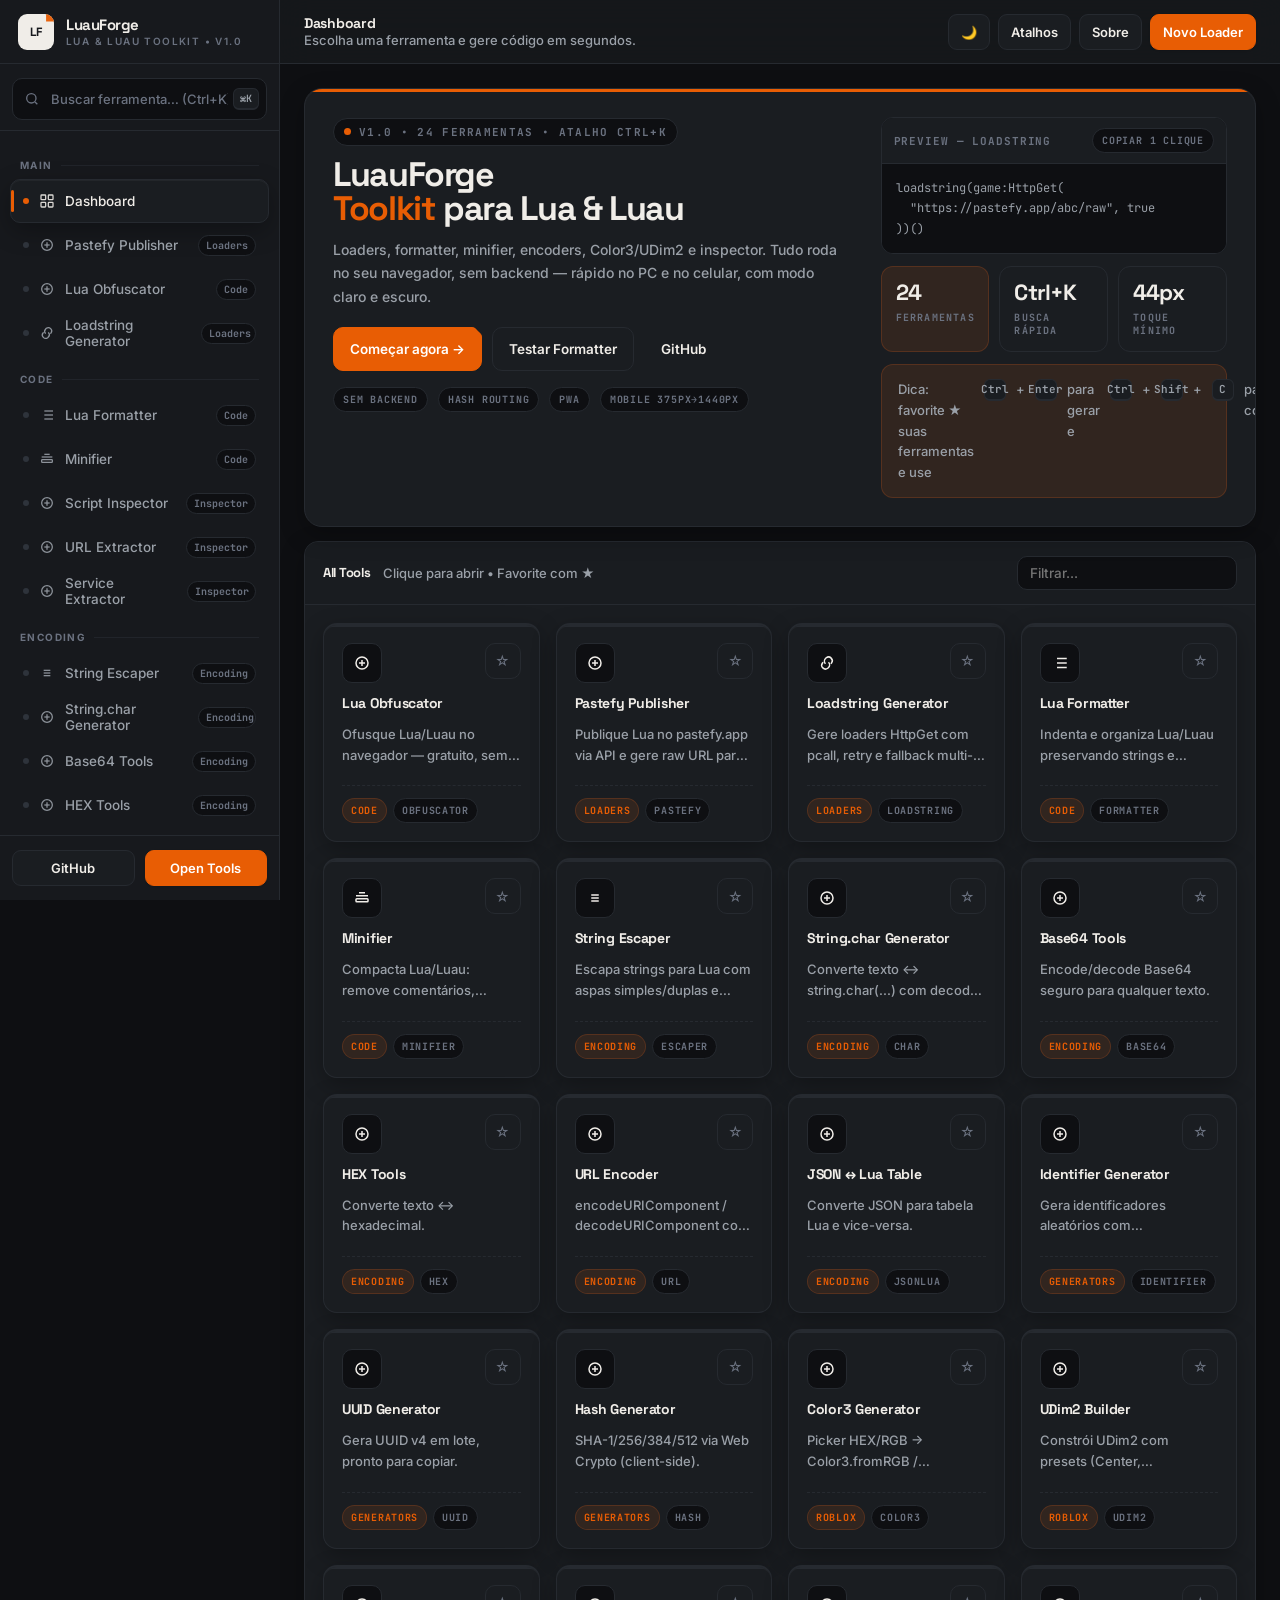
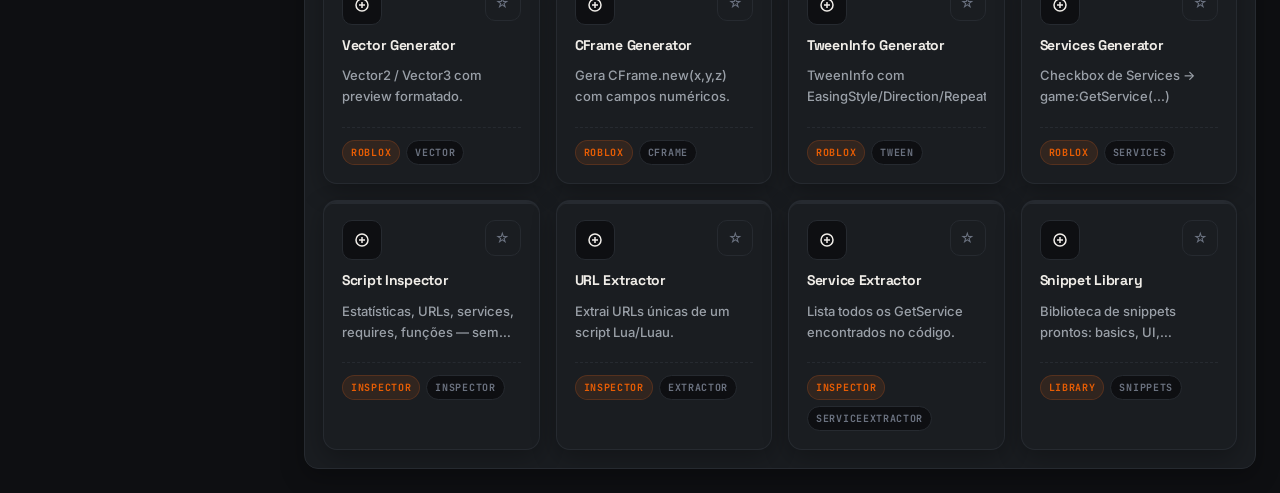
<file: index.html>
<!doctype html>
<html lang="pt-BR">
<head>
<meta charset="utf-8"/>
<meta name="viewport" content="width=device-width,initial-scale=1,viewport-fit=cover,maximum-scale=5"/>
<title>LuauForge — Developer Toolkit for Lua & Luau</title>
<meta name="description" content="LuauForge é um toolkit profissional para desenvolvedores Lua/Luau: loadstring generator, formatter, minifier, encoders, generators, inspector e snippet library. 100% client-side."/>
<meta name="theme-color" content="#080A0F"/>
<meta property="og:title" content="LuauForge — Developer Toolkit for Lua & Luau"/>
<meta property="og:description" content="Ferramentas rápidas, bonitas e 100% no navegador para Lua/Luau. Formatter, Minifier, Generators, Inspector e muito mais."/>
<meta property="og:type" content="website"/>
<meta property="og:image" content="assets/logo.svg"/>
<link rel="icon" href="assets/logo.svg" type="image/svg+xml"/>
<link rel="manifest" href="manifest.json"/>
<link rel="preconnect" href="https://fonts.googleapis.com">
<link rel="preconnect" href="https://fonts.gstatic.com" crossorigin>
<link href="https://fonts.googleapis.com/css2?family=Space+Grotesk:wght@500;600;700&family=Inter:wght@500;600;700;800&family=JetBrains+Mono:wght@500;600&display=swap" rel="stylesheet">
<link rel="stylesheet" href="css/variables.css"/>
<link rel="stylesheet" href="css/base.css"/>
<link rel="stylesheet" href="css/components.css"/>
<link rel="stylesheet" href="css/responsive.css"/>
</head>
<body>
<a href="#app" class="skip-link">Pular para conteúdo</a>
<div class="app">
  <aside class="sidebar" id="sidebar" aria-label="Sidebar">
    <div class="sidebar__brand">
      <div class="brand-mark">LF</div>
      <div>
        <div class="brand-name">LuauForge</div>
        <div class="brand-sub">Lua & Luau Toolkit • v1.0</div>
      </div>
      <button class="btn btn--ghost btn--sm" id="btnCloseSidebar" style="margin-left:auto;display:none" aria-label="Fechar menu">✕</button>
    </div>

    <div class="sidebar__search">
      <div class="search-wrap">
        <span class="si" aria-hidden="true"><svg width="16" height="16" viewBox="0 0 24 24" fill="none" stroke="currentColor" stroke-width="2"><circle cx="11" cy="11" r="7"/><path d="M20 20L16.5 16.5"/></svg></span>
        <input id="globalSearch" placeholder="Buscar ferramenta… (Ctrl+K)" autocomplete="off" spellcheck="false"/>
        <span class="search-kbd kbd">⌘K</span>
      </div>
    </div>

    <nav class="sidebar__nav" id="sidebarNav"></nav>

    <div class="sidebar__foot">
      <div class="row">
        <a class="btn btn--sm" href="https://github.com/Ryanabcraft/LuauForge" target="_blank" rel="noreferrer" style="flex:1">GitHub</a>
        <button class="btn btn--sm btn--primary" id="btnOpenTools" style="flex:1">Open Tools</button>
      </div>
    </div>
  </aside>

  <div class="overlay" id="overlay"></div>

  <main class="main" id="main">
    <header class="topbar" role="banner">
      <button class="hamburger" id="btnHamburger" aria-label="Abrir menu"><svg width="18" height="18" viewBox="0 0 24 24" fill="none" stroke="currentColor" stroke-width="2"><path d="M4 6h16"/><path d="M4 12h16"/><path d="M4 18h16"/></svg></button>
      <div style="min-width:0">
        <div class="topbar__title" id="topbarTitle">Dashboard</div>
        <div class="topbar__sub" id="topbarSub">Toolkit para Lua & Luau — gere, formate e inspecione sem sair do navegador.</div>
      </div>
      <div class="topbar__actions">
        <button class="btn btn--sm" id="btnTheme" title="Alternar tema claro/escuro" aria-label="Alternar tema">🌙</button>
        <button class="btn btn--sm" id="btnShortcuts" title="Atalhos">Atalhos</button>
        <button class="btn btn--sm" id="btnAbout">Sobre</button>
        <a class="btn btn--sm btn--primary" href="#/loadstring">Novo Loader</a>
      </div>
    </header>

    <div class="content" id="app" tabindex="-1"></div>
  </main>
</div>

<div class="toasts" id="toasts" aria-live="polite" aria-atomic="true"></div>

<div class="modal" id="modalAbout" aria-hidden="true">
  <div class="modal__backdrop" data-close="modalAbout"></div>
  <div class="modal__card" role="dialog" aria-modal="true" aria-label="About">
    <div class="modal__head">
      <div>
        <div style="font:800 14px var(--font-sans)">LuauForge</div>
        <div class="small muted">Toolkit profissional para Lua/Luau • v1.0 • client-side only</div>
      </div>
      <button class="btn btn--sm" data-close="modalAbout">Fechar</button>
    </div>
    <div class="modal__body stack">
      <div class="notice">All code processing is done locally in your browser. Nenhum código é enviado para servidores.</div>
      <div class="grid grid--2">
        <div class="card card__pad">
          <div style="font:700 12px var(--font-sans)">Como usar</div>
          <div class="small muted" style="margin-top:6px;line-height:1.7">Escolha uma ferramenta na sidebar, cole seu código ou URL, gere o resultado e copie. Use <span class="kbd">Ctrl</span> + <span class="kbd">K</span> para buscar.</div>
        </div>
        <div class="card card__pad">
          <div style="font:700 12px var(--font-sans)">GitHub Pages</div>
          <div class="small muted" style="margin-top:6px;line-height:1.7">Site 100% estático. Faça deploy via <b>Settings → Pages → Deploy from branch</b>. Hash routing evita 404.</div>
        </div>
      </div>
      <div class="card card__pad">
        <div style="font:700 12px var(--font-sans)">Privacidade</div>
        <div class="small muted" style="margin-top:6px;line-height:1.7">Sem backend, sem analytics invasivo. Tudo roda com Web Crypto, parsers em JS e localStorage para preferências/favoritos.</div>
      </div>
    </div>
  </div>
</div>

<div class="modal" id="modalShortcuts" aria-hidden="true">
  <div class="modal__backdrop" data-close="modalShortcuts"></div>
  <div class="modal__card" role="dialog" aria-modal="true" aria-label="Shortcuts">
    <div class="modal__head">
      <div style="font:800 14px var(--font-sans)">Keyboard Shortcuts</div>
      <button class="btn btn--sm" data-close="modalShortcuts">Fechar</button>
    </div>
    <div class="modal__body">
      <div class="list" style="border:1px solid var(--border);border-radius:12px;overflow:hidden">
        <div class="list__item" style="justify-content:space-between"><span>Buscar ferramenta</span><span><span class="kbd">Ctrl</span> + <span class="kbd">K</span></span></div>
        <div class="list__item" style="justify-content:space-between"><span>Executar / Generate</span><span><span class="kbd">Ctrl</span> + <span class="kbd">Enter</span></span></div>
        <div class="list__item" style="justify-content:space-between"><span>Copiar output</span><span><span class="kbd">Ctrl</span> + <span class="kbd">Shift</span> + <span class="kbd">C</span></span></div>
        <div class="list__item" style="justify-content:space-between"><span>Fechar modal/menu</span><span><span class="kbd">Esc</span></span></div>
      </div>
    </div>
  </div>
</div>

<script type="module" src="js/app.js"></script>
</body>
</html>
</file>
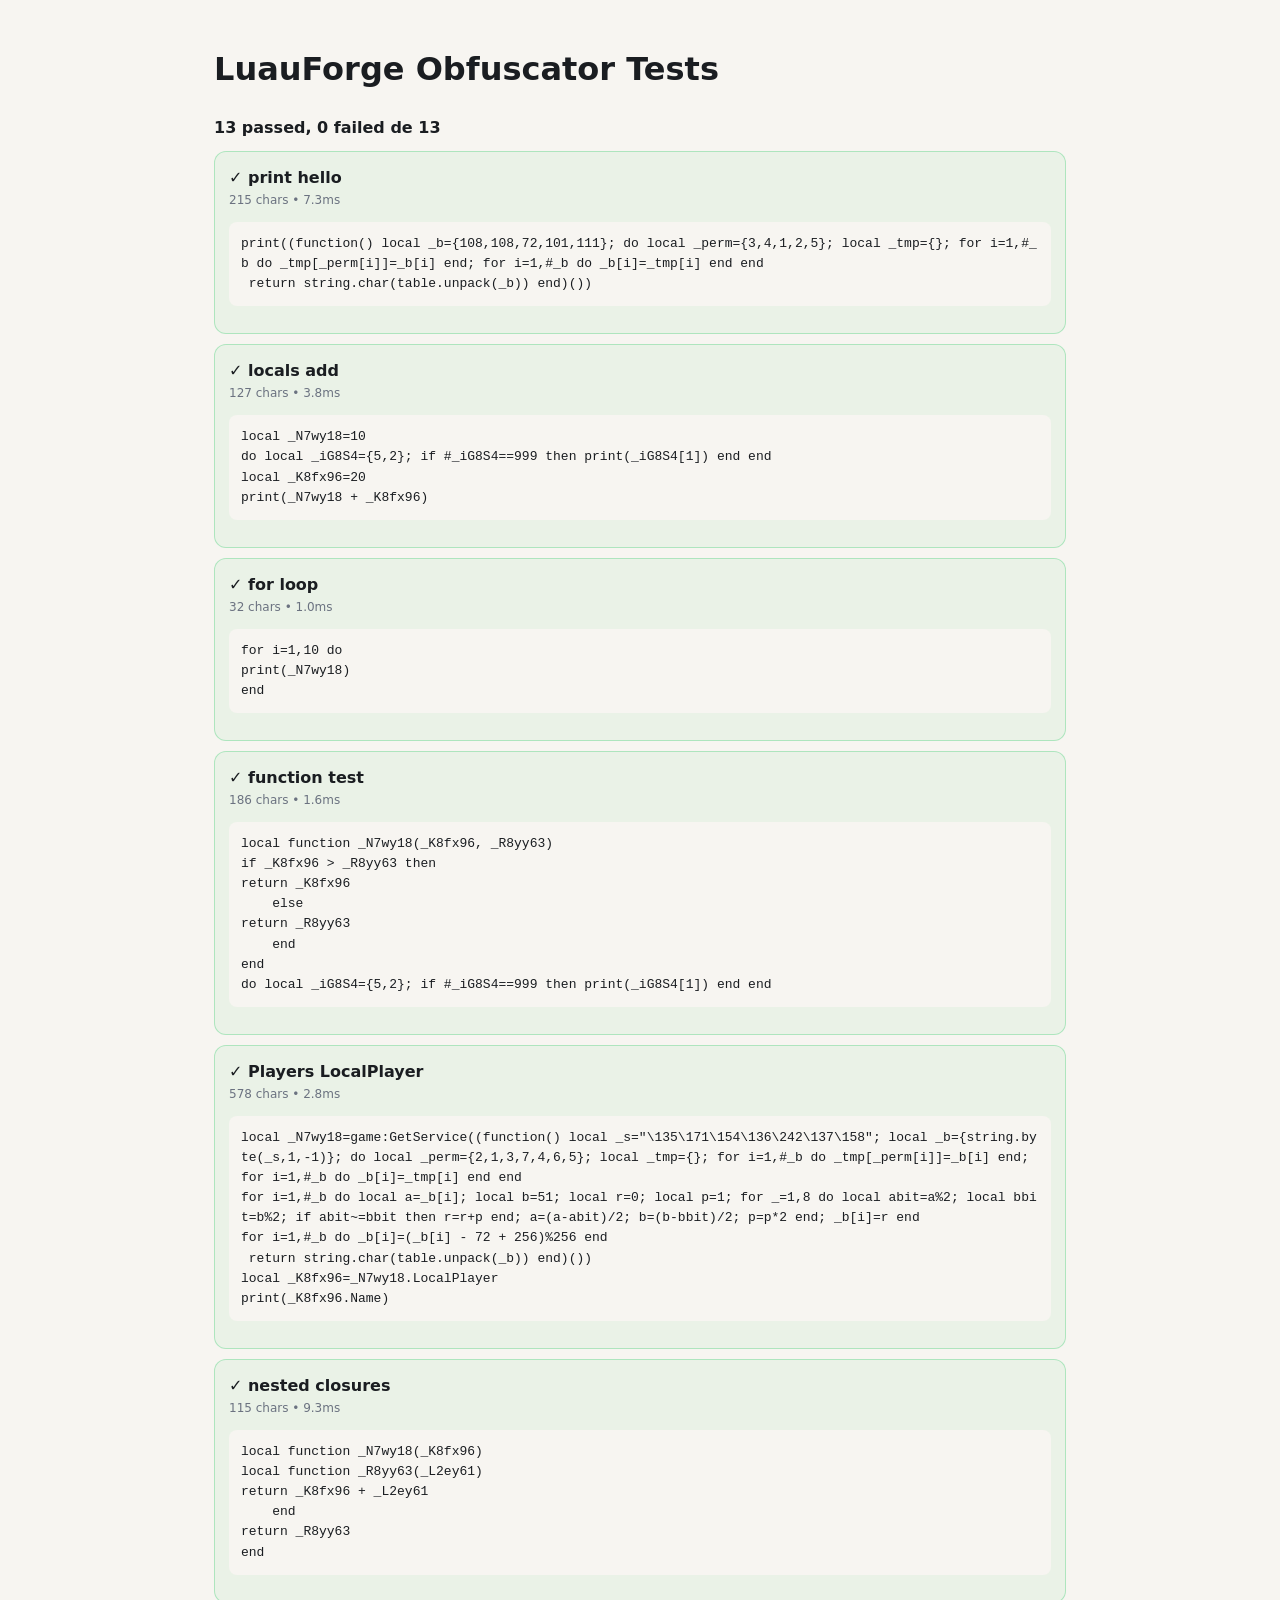
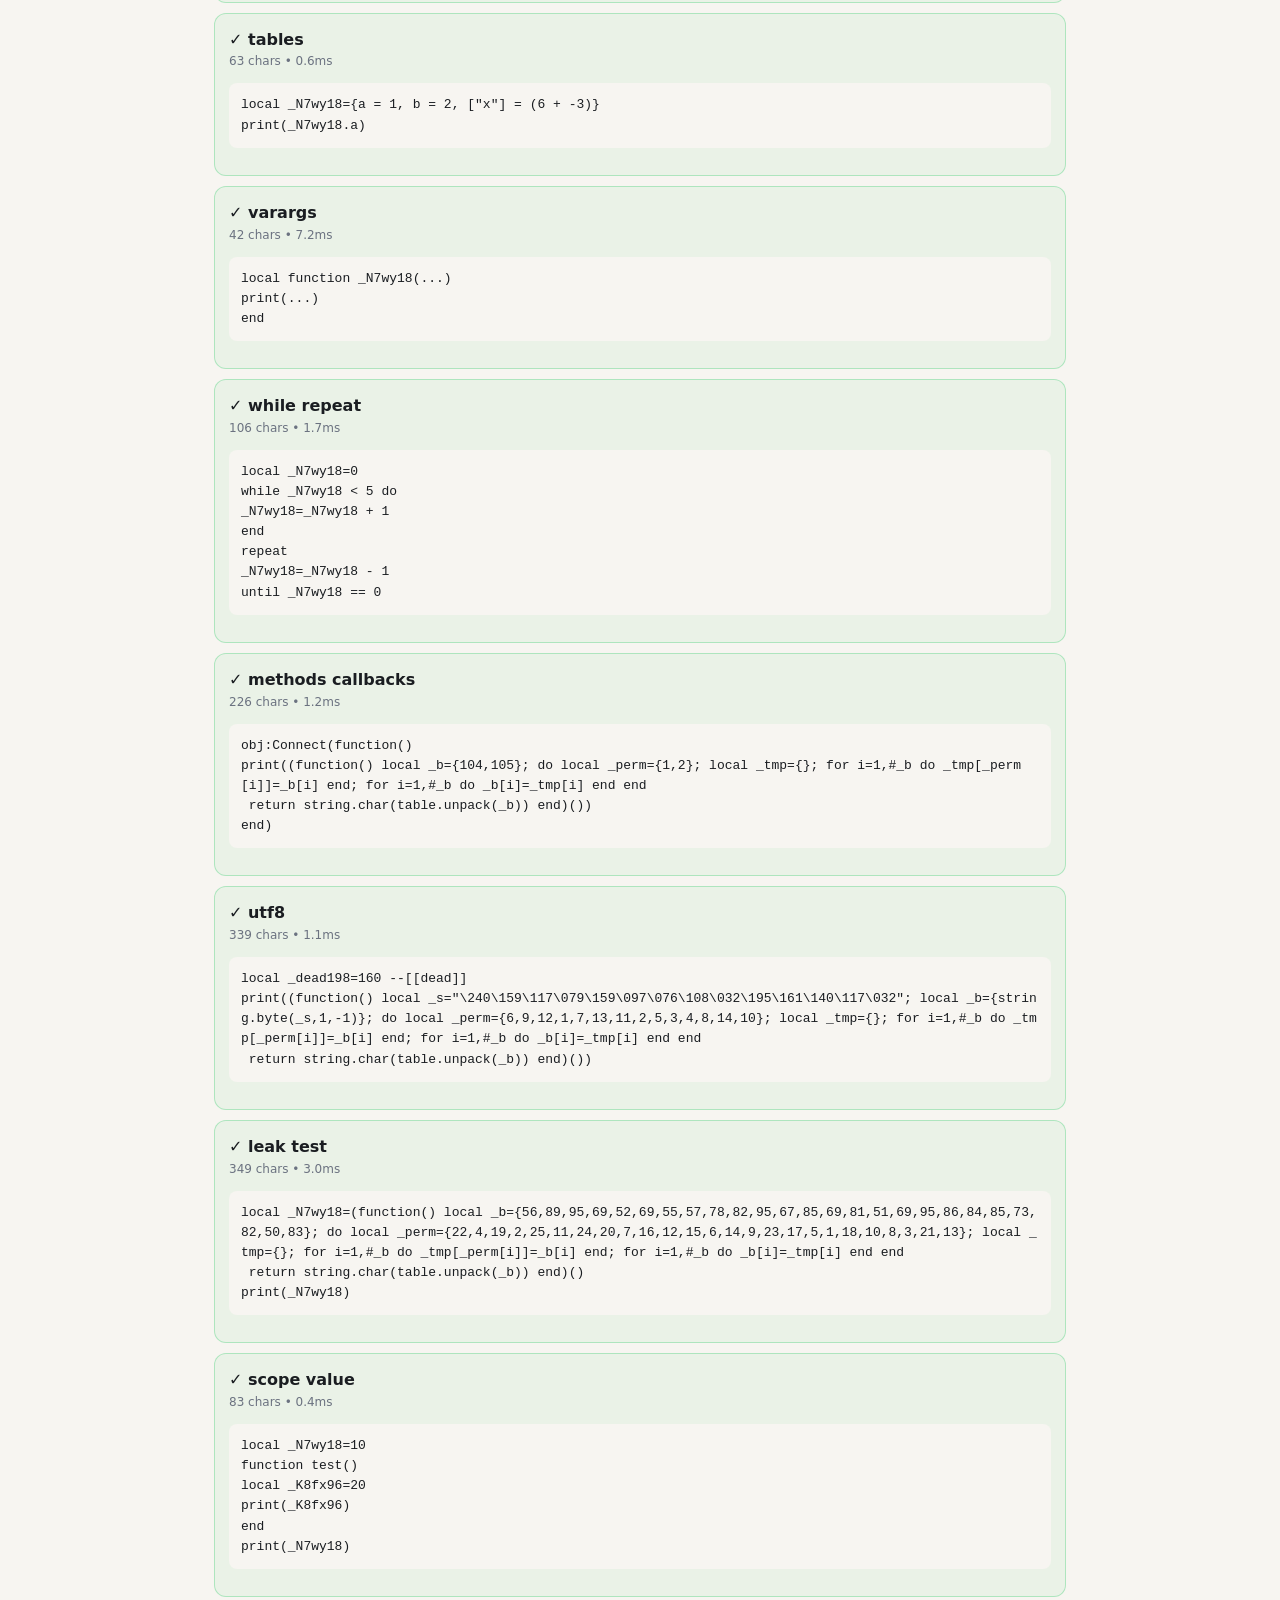
<file: tests/tests.html>
<!doctype html>
<html lang="pt-BR">
<head>
<meta charset="utf-8"/>
<meta name="viewport" content="width=device-width,initial-scale=1"/>
<title>LuauForge — Tests</title>
<link rel="stylesheet" href="../css/variables.css"/>
<link rel="stylesheet" href="../css/base.css"/>
<style>
body{padding:24px;max-width:900px;margin:0 auto}
.test{border:1px solid var(--border);border-radius:12px;padding:14px;margin:10px 0;background:var(--card)}
.pass{border-color:rgba(34,197,94,.3);background:rgba(34,197,94,.06)}
.fail{border-color:rgba(239,68,68,.3);background:rgba(239,68,68,.06)}
pre{white-space:pre-wrap;word-break:break-all;background:var(--bg);padding:12px;border-radius:8px;overflow:auto}
</style>
</head>
<body>
<h1>LuauForge Obfuscator Tests</h1>
<div id="results"></div>
<script type="module">
import { parse } from '../js/obfuscator/parser.js';
import { generate } from '../js/obfuscator/generator.js';
import { obfuscate, PRESETS } from '../js/obfuscator/pipeline.js';

const tests=[
  { name:'print hello', code:`print("Hello")` },
  { name:'locals add', code:`local a = 10\nlocal b = 20\nprint(a + b)` },
  { name:'for loop', code:`for i = 1, 10 do\n    print(i)\nend` },
  { name:'function test', code:`local function test(a, b)\n    if a > b then\n        return a\n    else\n        return b\n    end\nend` },
  { name:'Players LocalPlayer', code:`local Players = game:GetService("Players")\nlocal player = Players.LocalPlayer\nprint(player.Name)` },
  { name:'nested closures', code:`local function outer(x)\n    local function inner(y)\n        return x + y\n    end\n    return inner\nend` },
  { name:'tables', code:`local t = { a=1, b=2, [\"x\"]=3 }\nprint(t.a)` },
  { name:'varargs', code:`local function v(...) print(...) end` },
  { name:'while repeat', code:`local i=0\nwhile i<5 do i=i+1 end\nrepeat i=i-1 until i==0` },
  { name:'methods callbacks', code:`obj:Connect(function() print("hi") end)` },
  { name:'utf8', code:`print("Olá 🌟 Luau")` },
  { name:'leak test', code:`local secret = "VERY_UNIQUE_SECRET_928374"\nprint(secret)`, checkLeak:true, secret:"VERY_UNIQUE_SECRET_928374" },
  { name:'scope value', code:`local value = 10\nfunction test()\n    local value = 20\n    print(value)\nend\nprint(value)` },
];

const results=document.getElementById('results');
let passed=0, failed=0;

for(const t of tests){
  const div=document.createElement('div');
  div.className='test';
  try{
    // parse original
    const ast=parse(t.code);
    const gen=generate(ast);
    // obfuscate normal
    const res=obfuscate(t.code, { preset:'Normal', seed:'test123' });
    const out=res.code;
    // validate leak
    if(t.checkLeak){
      if(out.includes(t.secret)){
        throw new Error(`LEAK: plaintext "${t.secret}" found in output`);
      }
    }
    // validate output parses
    parse(out);
    // determinism check: mesma seed deve gerar mesmo output
    const res2=obfuscate(t.code, { preset:'Normal', seed:'test123' });
    if(res.code!==res2.code) throw new Error('Não determinístico com mesma seed');

    // scope test: value renomeado mas scopes diferentes
    if(t.name==='scope value'){
      if(out.includes('value')) throw new Error('Rename falhou: "value" ainda presente (deveria renomear locals)');
      // mas deve preservar game.Players se existisse - este teste não tem, ok
    }

    div.classList.add('pass');
    div.innerHTML=`<b>✓ ${t.name}</b><div class="small muted">${out.length} chars • ${res.timeMs.toFixed(1)}ms</div><pre>${out.slice(0,1200).replace(/</g,'&lt;')}</pre>`;
    passed++;
  }catch(e){
    div.classList.add('fail');
    div.innerHTML=`<b>✗ ${t.name}</b><div style="color:var(--danger)">${e.message}</div><pre>${e.stack||''}</pre>`;
    failed++;
  }
  results.appendChild(div);
}
const summary=document.createElement('div');
summary.style.marginTop='16px';
summary.innerHTML=`<b>${passed} passed, ${failed} failed de ${tests.length}</b>`;
results.prepend(summary);
</script>
</body>
</html>
</file>
<file: css/variables.css>
/* LuauForge — Design Tokens — Forge Editorial System
   Primitive → Semantic. OKLCH where supported, hex fallbacks.
   Single accent: Forge (amber) — no purple gradients.
*/
:root{
  /* Primitives (OKLCH) */
  --primitive-paper: oklch(0.99 0.008 75);
  --primitive-stone-50: oklch(0.97 0.006 75);
  --primitive-stone-100: oklch(0.94 0.008 75);
  --primitive-stone-200: oklch(0.90 0.011 75);
  --primitive-stone-300: oklch(0.84 0.012 75);
  --primitive-ink-900: oklch(0.19 0.02 260);
  --primitive-ink-800: oklch(0.24 0.02 260);
  --primitive-ink-700: oklch(0.30 0.02 260);
  --primitive-forge-600: oklch(0.65 0.19 45);
  --primitive-forge-700: oklch(0.60 0.19 45);

  /* Semantic — Light (default) */
  --bg: #F7F5F1;
  --bg2: #FFFFFF;
  --card: #FFFFFF;
  --card-hover: #F1EEE9;
  --border: #E8E3DC;
  --border2: #D6D0C6;
  --text: #1A1D21;
  --text2: #6B7280;
  --text3: #9AA0A8;
  --text-inverse: #FFFFFF;

  --accent: #E85D04;
  --accent-ink: #FFFFFF;
  --accent-hover: #D35400;
  --accent-soft: rgba(232,93,4,.08);
  --accent-ring: rgba(232,93,4,.16);
  --accent-gradient: none;

  --success: #15803D;
  --warning: #B45309;
  --danger: #B91C1C;
  --info: #0E7490;

  --radius: 14px;
  --radius-sm: 10px;
  --radius-xs: 8px;
  --radius-pill: 999px;

  --sidebar-w: 280px;
  --header-h: 64px;
  --content-max: 1240px;

  --space-1: 4px;
  --space-2: 8px;
  --space-3: 12px;
  --space-4: 16px;
  --space-5: 20px;
  --space-6: 24px;
  --space-8: 32px;
  --space-10: 40px;

  --shadow-card: 0 1px 2px rgba(26,29,33,.06), 0 4px 16px rgba(26,29,33,.04);
  --shadow-hover: 0 4px 20px rgba(26,29,33,.08);
  --shadow-modal: 0 16px 48px rgba(26,29,33,.16);

  --duration-fast: 140ms;
  --duration-base: 200ms;
  --duration-slow: 320ms;
  --ease-out: cubic-bezier(.16,1,.3,1);
  --ease-in-out: cubic-bezier(.65,0,.35,1);

  --font-display: 'Space Grotesk', system-ui, sans-serif;
  --font-sans: 'Inter', system-ui, -apple-system, sans-serif;
  --font-mono: 'JetBrains Mono', ui-monospace, monospace;

  --transition: var(--duration-fast) var(--ease-out);
}

/* Dark — remap semantic only */
[data-theme="dark"]{
  --bg: #0E0F12;
  --bg2: #17191D;
  --card: #1A1D21;
  --card-hover: #1F2328;
  --border: #262A30;
  --border2: #2E333B;
  --text: #F0EDE8;
  --text2: #9AA0A8;
  --text3: #6B7280;
  --text-inverse: #0E0F12;

  --accent: #FF6B1A;
  --accent-hover: #FF7A32;
  --accent-soft: rgba(255,107,26,.10);
  --accent-ring: rgba(255,107,26,.18);

  --shadow-card: 0 1px 0 rgba(255,255,255,.04) inset, 0 8px 24px rgba(0,0,0,.28);
  --shadow-hover: 0 8px 28px rgba(0,0,0,.36);
}
[data-theme="darker"]{
  --bg: #08090B;
  --bg2: #121417;
  --card: #14171A;
  --card-hover: #1A1E22;
  --border: #1E2227;
  --border2: #262B32;
}

/* Accent variants — keep but muted, no purple default */
[data-accent="blue"]{ --accent:#0E7490; --accent-hover:#0C6580; --accent-soft:rgba(14,116,144,.08); --accent-ring:rgba(14,116,144,.16); }
[data-accent="purple"]{ --accent:#7C3AED; --accent-hover:#6D28D9; --accent-soft:rgba(124,58,237,.08); --accent-ring:rgba(124,58,237,.14); }
[data-accent="green"]{ --accent:#15803D; --accent-hover:#166534; --accent-soft:rgba(21,128,61,.08); --accent-ring:rgba(21,128,61,.14); }
[data-accent="red"]{ --accent:#DC2626; --accent-hover:#B91C1C; --accent-soft:rgba(220,38,38,.08); --accent-ring:rgba(220,38,38,.14); }

/* Legacy alias for JS */
[data-accent="forge"]{ --accent:#E85D04; --accent-hover:#D35400; }
</file>
<file: css/base.css>
*, *::before, *::after{box-sizing:border-box;min-width:0}
html{scroll-behavior:smooth;overflow-x:clip;max-width:100%}
html, body{max-width:100%;overflow-x:clip}
@media (prefers-reduced-motion: reduce){
  html{scroll-behavior:auto}
  *, *::before, *::after{animation-duration:0.01ms !important; transition-duration:0.01ms !important}
}
body{
  margin:0;
  font-family:var(--font-sans);
  background:var(--bg);
  color:var(--text);
  line-height:1.55;
  -webkit-font-smoothing:antialiased;
  text-rendering:optimizeLegibility;
  overflow-x:clip;
  max-width:100vw;
}
a{color:inherit;text-decoration:none}
a:focus-visible, button:focus-visible, input:focus-visible, select:focus-visible, textarea:focus-visible{
  outline:2px solid var(--accent);
  outline-offset:2px;
  border-radius:2px;
}
button,input,select,textarea{font:inherit}
img{max-width:100%;height:auto;display:block}
::-webkit-scrollbar{width:8px;height:8px}
::-webkit-scrollbar-track{background:var(--bg)}
::-webkit-scrollbar-thumb{background:var(--border2);border-radius:999px}
::-webkit-scrollbar-thumb:hover{background:var(--text3)}
::selection{background:var(--accent-soft)}
.mono{font-family:var(--font-mono)}
.muted{color:var(--text2)}
.small{font-size:12px;line-height:1.5}
.sr-only{position:absolute;width:1px;height:1px;overflow:hidden;clip:rect(0,0,0,0);white-space:nowrap}
.kbd{
  display:inline-flex;align-items:center;justify-content:center;
  min-width:22px;height:22px;padding:0 6px;
  font:600 11px var(--font-mono);
  background:var(--card);border:1px solid var(--border);border-bottom-width:2px;border-radius:6px;color:var(--text2);
}
.skip-link{
  position:absolute;left:12px;top:-100px;z-index:100;
  padding:10px 14px;background:var(--text);color:var(--bg2);border-radius:8px;font:600 13px var(--font-sans);
}
.skip-link:focus{top:12px}
</file>
<file: css/components.css>
/* ———————————————————————————————
   LuauForge — Components — Forge Editorial
   Depth strategy: borders + subtle surface shift (no heavy shadows, no glows)
   Motion: transform/opacity only, 140-200ms, ease-out
   ——————————————————————————————— */

.app{display:flex;min-height:100vh;min-height:100dvh;max-width:100vw;overflow-x:clip}

/* Sidebar */
.sidebar{
  width:var(--sidebar-w);flex-shrink:0;
  background:var(--bg2);border-right:1px solid var(--border);
  position:fixed;inset:0 auto 0 0;z-index:30;
  display:flex;flex-direction:column;overflow:hidden;
}
.sidebar__brand{
  height:var(--header-h);display:flex;align-items:center;gap:12px;
  padding:0 18px;border-bottom:1px solid var(--border);flex-shrink:0;
  background:var(--bg2);
}
.brand-mark{
  width:36px;height:36px;border-radius:9px;
  background:var(--text);color:var(--bg2);
  display:grid;place-items:center;
  font:700 12px var(--font-display);letter-spacing:-.04em;
  position:relative;overflow:hidden;
}
.brand-mark::after{
  content:"";position:absolute;inset:0;
  background:var(--accent);clip-path:polygon(78% 0, 100% 0, 100% 22%, 78% 22%);
  opacity:.95;
}
.brand-name{font:700 15px var(--font-display);letter-spacing:-.03em;line-height:1}
.brand-sub{font:600 10px var(--font-sans);letter-spacing:.14em;text-transform:uppercase;color:var(--text3);margin-top:3px}

.sidebar__search{padding:14px 12px 10px;border-bottom:1px solid var(--border)}
.search-wrap{position:relative}
.search-wrap input{
  width:100%;height:42px;padding:0 38px 0 38px;
  background:var(--bg);border:1px solid var(--border);border-radius:10px;
  color:var(--text);font:500 13px var(--font-sans);outline:none;
  transition: border-color var(--transition), box-shadow var(--transition), background-color var(--transition);
}
.search-wrap input::placeholder{color:var(--text3)}
.search-wrap input:hover{border-color:var(--border2)}
.search-wrap input:focus{border-color:var(--accent);box-shadow:0 0 0 3px var(--accent-ring);background:var(--card)}
.search-wrap .si{position:absolute;left:12px;top:50%;transform:translateY(-50%);color:var(--text3);pointer-events:none;display:grid}
.search-kbd{position:absolute;right:8px;top:50%;transform:translateY(-50%);font-size:10px}

.sidebar__nav{flex:1;overflow:auto;padding:10px 10px 12px;scrollbar-width:thin}
.nav-group{
  margin:18px 0 8px;padding:0 10px;
  display:flex;align-items:center;gap:8px;
  font:700 10px var(--font-sans);letter-spacing:.14em;text-transform:uppercase;color:var(--text3);
}
.nav-group::after{content:"";flex:1;height:1px;background:var(--border);opacity:.7}
.nav-item{
  display:flex;align-items:center;gap:10px;
  min-height:44px;padding:0 12px;border-radius:10px;
  color:var(--text2);font:500 13.5px var(--font-sans);cursor:pointer;
  border:1px solid transparent;
  transition: background-color var(--transition), color var(--transition), border-color var(--transition);
  width:100%;text-align:left;background:transparent;
  position:relative;
}
.nav-item:hover{background:var(--card-hover);color:var(--text);border-color:var(--border)}
.nav-item.active{
  background:var(--card);color:var(--text);border-color:var(--border);
  box-shadow:var(--shadow-card);
}
.nav-item.active::before{
  content:"";position:absolute;left:0;top:10px;bottom:10px;width:3px;border-radius:999px;background:var(--accent);
}
.nav-dot{width:6px;height:6px;border-radius:50%;background:var(--border2);flex-shrink:0;transition: background-color var(--transition)}
.nav-item.active .nav-dot{background:var(--accent)}
.nav-item svg{width:16px;height:16px;opacity:.9;flex-shrink:0;stroke-width:1.9}
.nav-badge{margin-left:auto;font:700 10px var(--font-mono);background:var(--bg);border:1px solid var(--border);color:var(--text3);padding:3px 7px;border-radius:999px;transition: all var(--transition)}
.nav-item.active .nav-badge{background:var(--accent-soft);border-color:var(--accent-ring);color:var(--accent)}

.sidebar__foot{padding:14px 12px;border-top:1px solid var(--border);display:flex;flex-direction:column;gap:10px;background:var(--bg2)}

/* Main */
.main{margin-left:var(--sidebar-w);flex:1;min-width:0;max-width:calc(100vw - var(--sidebar-w));background:var(--bg);overflow-x:clip}
.topbar{
  height:var(--header-h);position:sticky;top:0;z-index:10;
  display:flex;align-items:center;gap:14px;
  padding:0 24px;background:color-mix(in srgb, var(--bg2) 86%, transparent);backdrop-filter:blur(16px) saturate(1.1);
  border-bottom:1px solid var(--border);
}
.topbar__title{font:700 14px var(--font-display);letter-spacing:-.02em;line-height:1}
.topbar__sub{font:500 13px var(--font-sans);color:var(--text2);margin-top:2px;max-width:52ch;white-space:nowrap;overflow:hidden;text-overflow:ellipsis}
.topbar__actions{margin-left:auto;display:flex;gap:8px;align-items:center;flex-wrap:wrap;justify-content:flex-end}
.topbar__actions .btn{flex-shrink:0}

/* Buttons — 44px min touch target, forge cut on primary */
.btn{
  display:inline-flex;align-items:center;justify-content:center;gap:8px;
  min-height:44px;padding:0 16px;border-radius:10px;
  border:1px solid var(--border);background:var(--card);color:var(--text);
  font:600 13.5px var(--font-sans);cursor:pointer;white-space:nowrap;
  transition: background-color var(--transition), border-color var(--transition), color var(--transition), transform var(--transition), box-shadow var(--transition);
}
.btn:hover{background:var(--card-hover);border-color:var(--border2)}
.btn:active{transform:translateY(1px)}
.btn:disabled{opacity:.5;pointer-events:none}
.btn--primary{
  background:var(--accent);border-color:var(--accent);color:var(--accent-ink);
  box-shadow:0 1px 2px rgba(0,0,0,.08);
  clip-path: polygon(0 0, calc(100% - 8px) 0, 100% 8px, 100% 100%, 0 100%);
}
.btn--primary:hover{background:var(--accent-hover);border-color:var(--accent-hover);transform:none;filter:none;box-shadow:0 2px 8px var(--accent-ring)}
.btn--primary:active{transform:translateY(1px)}
.btn--ghost{background:transparent;border-color:transparent}
.btn--ghost:hover{background:var(--card-hover);border-color:var(--border)}
.btn--sm{min-height:36px;padding:0 12px;font-size:13px;border-radius:9px}
.btn--sm.btn--primary{clip-path:none;border-radius:9px}
.btn--icon{width:44px;padding:0;flex-shrink:0}

.content{padding:24px;max-width:var(--content-max);margin:0 auto;width:100%;min-width:0;overflow-x:clip;box-sizing:border-box}
.hamburger{display:none;width:44px;height:44px;border-radius:10px;border:1px solid var(--border);background:var(--card);color:var(--text);place-items:center;cursor:pointer;flex-shrink:0}
.hamburger:hover{background:var(--card-hover)}
.overlay{display:none;position:fixed;inset:0;background:rgba(10,12,15,.42);backdrop-filter:blur(4px);z-index:29}
.overlay.show{display:block}

/* Grids — minmax(0,1fr) prevents overflow from children with intrinsic width */
.grid{display:grid;gap:16px;min-width:0;max-width:100%}
.grid--2{grid-template-columns:repeat(2,minmax(0,1fr))}
.grid--3{grid-template-columns:repeat(3,minmax(0,1fr))}
.grid--4{grid-template-columns:repeat(4,minmax(0,1fr))}
.grid--hero{grid-template-columns:1.15fr .85fr}
.grid > *, .panel, .card, .field, .output{min-width:0;max-width:100%}

/* Cards — borders only, no purple glow */
.card{
  background:var(--card);border:1px solid var(--border);border-radius:14px;
  box-shadow:var(--shadow-card);overflow:hidden;
  transition: border-color var(--transition), box-shadow var(--transition), transform var(--transition);
}
.card:hover{border-color:var(--border2)}
.card__pad{padding:18px}
.card__head{padding:14px 18px;border-bottom:1px solid var(--border);display:flex;align-items:center;gap:12px;flex-wrap:wrap;background:color-mix(in srgb, var(--card) 92%, var(--bg))}
.card__title{font:700 13px var(--font-display);letter-spacing:-.02em;line-height:1}
.card__desc{font:500 13px var(--font-sans);color:var(--text2)}

/* Tool card — editorial, top rule + forge cut */
.tool-card{
  padding:18px;display:flex;flex-direction:column;gap:12px;cursor:pointer;
  position:relative;overflow:hidden;background:var(--card);
  border-top:2px solid var(--border);
}
.tool-card::before{
  content:"";position:absolute;top:0;left:0;right:0;height:2px;background:var(--border);transition: background-color var(--transition);
}
.tool-card:hover{transform:translateY(-2px);box-shadow:var(--shadow-hover);border-color:var(--border2)}
.tool-card:hover::before{background:var(--accent)}
.tool-card__top{display:flex;align-items:flex-start;justify-content:space-between;gap:12px}
.tool-icon{
  width:40px;height:40px;border-radius:10px;display:grid;place-items:center;
  background:var(--bg);border:1px solid var(--border);color:var(--text);
  flex-shrink:0;
}
.tool-icon svg{width:18px;height:18px}
.tool-name{font:700 14px var(--font-display);letter-spacing:-.02em;line-height:1.2;text-wrap:balance}
.tool-desc{font:500 13px var(--font-sans);color:var(--text2);line-height:1.6;display:-webkit-box;-webkit-line-clamp:2;-webkit-box-orient:vertical;overflow:hidden;min-height:2.6em}
.tool-meta{display:flex;gap:6px;flex-wrap:wrap;margin-top:auto;padding-top:4px;border-top:1px dashed var(--border);margin-top:8px;padding-top:12px}
.chip{font:700 10px var(--font-mono);letter-spacing:.07em;text-transform:uppercase;padding:5px 8px;border-radius:999px;background:var(--bg);border:1px solid var(--border);color:var(--text3)}
.chip--accent{background:var(--accent-soft);border-color:var(--accent-ring);color:var(--accent)}

/* Hero — editorial, asymmetric, no gradient blob */
.hero{
  background:var(--card);border:1px solid var(--border);border-radius:18px;overflow:hidden;box-shadow:var(--shadow-card);
  position:relative;
}
.hero::before{
  content:"";position:absolute;top:0;left:0;right:0;height:3px;
  background:var(--accent);
}
.hero__inner{padding:28px;display:grid;grid-template-columns:1.2fr .8fr;gap:28px;align-items:start}
.hero__eyebrow{
  display:inline-flex;align-items:center;gap:8px;
  font:700 11px var(--font-mono);letter-spacing:.12em;text-transform:uppercase;color:var(--text3);
  border:1px solid var(--border);background:var(--bg);padding:6px 10px;border-radius:999px;
}
.hero__eyebrow i{width:7px;height:7px;border-radius:50%;background:var(--accent);display:block}
.hero h1{
  margin:12px 0 0;font:800 34px/1 var(--font-display);letter-spacing:-.04em;text-wrap:balance;
  color:var(--text);
}
.hero h1 em{font-style:normal;color:var(--accent)}
.hero p{margin:12px 0 0;color:var(--text2);font:500 14px/1.7 var(--font-sans);max-width:56ch;text-wrap:pretty}
.hero-actions{margin-top:18px;display:flex;gap:10px;flex-wrap:wrap}
.hero__side{display:flex;flex-direction:column;gap:12px;position:relative}
.hero__panel{background:var(--bg);border:1px solid var(--border);border-radius:12px;overflow:hidden}
.hero__panel-head{padding:10px 12px;border-bottom:1px solid var(--border);display:flex;align-items:center;gap:8px;background:var(--card)}
.hero__panel-head b{font:700 11px var(--font-mono);letter-spacing:.08em;text-transform:uppercase;color:var(--text3)}
.hero__code{margin:0;padding:14px;font:12px/1.7 var(--font-mono);color:var(--text2);white-space:pre;overflow:auto;max-height:160px;background:var(--bg)}
.stats{display:grid;grid-template-columns:repeat(3,1fr);gap:10px}
.stat{background:var(--card);border:1px solid var(--border);border-radius:12px;padding:14px;text-align:left}
.stat b{font:700 22px var(--font-display);letter-spacing:-.04em;line-height:1}
.stat span{font:700 10px var(--font-mono);letter-spacing:.12em;text-transform:uppercase;color:var(--text3);display:block;margin-top:4px}
.stat--accent{border-color:var(--accent-ring);background:var(--accent-soft)}

/* Tool shell */
.tool-head{display:flex;flex-wrap:wrap;gap:16px;align-items:flex-start;justify-content:space-between;margin-bottom:16px;padding-bottom:16px;border-bottom:1px solid var(--border)}
.tool-head h2{margin:0;font:800 22px var(--font-display);letter-spacing:-.03em;line-height:1.1}
.tool-head p{margin:6px 0 0;color:var(--text2);font:500 13.5px/1.6 var(--font-sans);max-width:68ch}
.panel{background:var(--card);border:1px solid var(--border);border-radius:14px;box-shadow:var(--shadow-card);overflow:hidden;min-width:0;max-width:100%}
.panel__head{padding:14px 16px;border-bottom:1px solid var(--border);display:flex;align-items:center;gap:10px;flex-wrap:wrap;background:color-mix(in srgb, var(--bg) 50%, var(--card));min-width:0}
.panel__body{padding:16px;min-width:0;max-width:100%;overflow-x:clip}
.row{display:flex;gap:10px;flex-wrap:wrap;align-items:center}
.stack{display:flex;flex-direction:column;gap:12px}
.field{display:flex;flex-direction:column;gap:7px;flex:1;min-width:0;max-width:100%}
.field label, .field > span{font:700 11px var(--font-mono);letter-spacing:.08em;text-transform:uppercase;color:var(--text3)}
.input, .select, .textarea{
  width:100%;background:var(--bg);border:1px solid var(--border);border-radius:10px;
  color:var(--text);outline:none;
  transition: border-color var(--transition), box-shadow var(--transition), background-color var(--transition);
}
.input, .select{height:44px;padding:0 12px;font:500 13.5px var(--font-sans);min-width:0;max-width:100%}
.textarea{padding:12px;font:13px/1.65 var(--font-mono);resize:vertical;min-height:120px;min-width:0;max-width:100%;word-break:break-word}
.textarea--lg{min-height:240px}
.input:hover,.select:hover,.textarea:hover{border-color:var(--border2)}
.input:focus,.select:focus,.textarea:focus{border-color:var(--accent);box-shadow:0 0 0 3px var(--accent-ring);background:var(--card)}
.input--mono,.textarea--mono{font-family:var(--font-mono);font-size:12.5px}
.check{display:flex;align-items:center;gap:10px;font:500 13px var(--font-sans);color:var(--text2);cursor:pointer;user-select:none;min-height:24px}
.check input{accent-color:var(--accent);width:18px;height:18px;flex-shrink:0}
.inline-code{
  font:600 12px var(--font-mono);padding:5px 8px;border-radius:8px;
  background:var(--bg);border:1px solid var(--border);color:var(--text2)
}
.divider{height:1px;background:var(--border);margin:8px 0}
.tabs{display:flex;gap:8px;flex-wrap:wrap;padding:4px;background:var(--bg);border:1px solid var(--border);border-radius:999px;width:fit-content}
.tab{height:34px;padding:0 14px;border-radius:999px;border:1px solid transparent;background:transparent;color:var(--text2);font:600 13px var(--font-sans);cursor:pointer;transition: all var(--transition)}
.tab:hover{background:var(--card);color:var(--text)}
.tab.active{background:var(--text);color:var(--bg2);border-color:var(--text);box-shadow:0 1px 4px rgba(0,0,0,.12)}
.kv{display:grid;grid-template-columns:160px 1fr;gap:10px;font:500 13px var(--font-sans);padding:10px 0;border-bottom:1px solid var(--border)}
.kv:last-child{border-bottom:none}
.kv b{color:var(--text2);font:700 11px var(--font-mono);letter-spacing:.06em;text-transform:uppercase}
.output{
  position:relative;
  background:var(--bg);border:1px solid var(--border);border-radius:12px;overflow:hidden
}
.output__bar{display:flex;align-items:center;gap:8px;padding:10px 12px;border-bottom:1px solid var(--border);background:var(--card)}
.output__bar span{font:700 10px var(--font-mono);letter-spacing:.12em;text-transform:uppercase;color:var(--text3)}
.output pre{
  margin:0;padding:16px;overflow:auto;max-height:420px;
  font:12.5px/1.7 var(--font-mono);white-space:pre;word-break:break-all;
}
.output pre.wrap{white-space:pre-wrap}
.empty{padding:32px;text-align:center;color:var(--text2);font:500 13px var(--font-sans);border:1px dashed var(--border);border-radius:12px;background:var(--bg)}
.badge{font:700 10px var(--font-mono);letter-spacing:.08em;text-transform:uppercase;padding:5px 9px;border-radius:999px;background:var(--bg);border:1px solid var(--border);color:var(--text3);display:inline-flex;align-items:center;gap:6px}
.badge--ok{background:color-mix(in srgb, var(--success) 10%, var(--bg));border-color:color-mix(in srgb, var(--success) 18%, var(--border));color:var(--success)}
.badge--warn{background:color-mix(in srgb, var(--warning) 10%, var(--bg));border-color:color-mix(in srgb, var(--warning) 18%, var(--border));color:var(--warning)}
.list{display:flex;flex-direction:column}
.list__item{display:flex;align-items:center;gap:12px;padding:12px 14px;border-bottom:1px solid var(--border);font:500 13px var(--font-mono);word-break:break-all}
.list__item:last-child{border-bottom:none}
.color-preview{width:44px;height:44px;border-radius:12px;border:1px solid var(--border);flex-shrink:0;box-shadow:0 1px 4px rgba(0,0,0,.08)}
.range{width:100%;accent-color:var(--accent);height:20px}
.notice{
  display:flex;gap:10px;align-items:flex-start;
  padding:14px 16px;border-radius:12px;
  background:var(--accent-soft);border:1px solid var(--accent-ring);color:var(--text2);font:500 13px/1.6 var(--font-sans)
}
.notice--warn{background:color-mix(in srgb, var(--warning) 8%, var(--bg));border-color:color-mix(in srgb, var(--warning) 16%, var(--border))}
.snippet{border:1px solid var(--border);border-radius:12px;overflow:hidden;background:var(--bg)}
.snippet__head{display:flex;align-items:center;gap:10px;padding:12px 14px;border-bottom:1px solid var(--border);background:var(--card);flex-wrap:wrap}
.snippet__head b{font:700 13px var(--font-display)}
.snippet__head span{font:500 13px var(--font-sans);color:var(--text2)}
.snippet pre{margin:0;padding:14px;overflow:auto;font:12.5px/1.7 var(--font-mono);max-height:280px;background:var(--bg)}
.fav-btn{width:36px;height:36px;display:grid;place-items:center;border-radius:10px;border:1px solid var(--border);background:var(--card);cursor:pointer;color:var(--text3);transition: all var(--transition);font-size:14px}
.fav-btn:hover{border-color:var(--border2);color:var(--text)}
.fav-btn.active{color:#B45309;background:color-mix(in srgb, var(--warning) 12%, var(--card));border-color:color-mix(in srgb, var(--warning) 22%, var(--border))}

/* editor shell */
.editor-wrap{border:1px solid var(--border);border-radius:12px;overflow:hidden;background:var(--bg)}
.editor-toolbar{display:flex;gap:8px;align-items:center;padding:10px 12px;border-bottom:1px solid var(--border);background:var(--card);flex-wrap:wrap}
.editor-toolbar span{font:700 10px var(--font-mono);letter-spacing:.1em;text-transform:uppercase;color:var(--text3);margin-right:4px}

/* toast */
.toasts{position:fixed;right:16px;bottom:16px;z-index:60;display:flex;flex-direction:column;gap:10px;pointer-events:none;max-width:min(420px, calc(100vw - 32px))}
.toast{
  min-width:280px;max-width:420px;pointer-events:auto;
  display:flex;gap:12px;align-items:flex-start;
  padding:14px 16px;border-radius:12px;
  background:var(--card);border:1px solid var(--border);box-shadow:var(--shadow-modal);
  animation:toastIn 200ms var(--ease-out);
}
.toast--success{border-color:color-mix(in srgb, var(--success) 22%, var(--border))}
.toast--error{border-color:color-mix(in srgb, var(--danger) 22%, var(--border))}
.toast--info{border-color:var(--border2)}
@keyframes toastIn{from{opacity:0;transform:translateY(6px)}to{opacity:1;transform:translateY(0)}}
@media (prefers-reduced-motion: reduce){ .toast{animation:none} }

/* modal */
.modal{position:fixed;inset:0;display:none;place-items:center;z-index:50;padding:18px}
.modal.show{display:grid}
.modal__backdrop{position:absolute;inset:0;background:rgba(10,12,15,.48);backdrop-filter:blur(8px)}
.modal__card{position:relative;width:min(720px,100%);max-height:min(84vh,760px);overflow:auto;background:var(--card);border:1px solid var(--border);border-radius:18px;box-shadow:var(--shadow-modal)}
.modal__head{position:sticky;top:0;background:var(--card);padding:16px 18px;border-bottom:1px solid var(--border);display:flex;align-items:center;justify-content:space-between;gap:12px;z-index:1}
.modal__body{padding:18px}
</file>
<file: css/responsive.css>
/* Mobile-first — 375px base, scale up */

/* ≤1200 — hero stacks, grids tighten */
@media (max-width: 1200px){
  .hero__inner{grid-template-columns:1fr;gap:20px}
  .grid--4{grid-template-columns:repeat(3,minmax(0,1fr))}
  .grid--3{grid-template-columns:repeat(2,minmax(0,1fr))}
}

/* ≤860 — sidebar → drawer, single column */
@media (max-width: 860px){
  .sidebar{transform:translateX(-100%);transition:transform var(--duration-base) var(--ease-out);box-shadow:var(--shadow-modal)}
  .sidebar.open{transform:translateX(0)}
  .main{margin-left:0;max-width:100vw}
  .hamburger{display:grid}
  .content{padding:18px;overflow-x:clip}
  .grid--2,.grid--3,.grid--4,.grid--hero{grid-template-columns:minmax(0,1fr) !important}
  .kv{grid-template-columns:1fr;gap:4px}
  .topbar{padding:0 14px;gap:10px;height:60px;flex-wrap:nowrap}
  .topbar__sub{display:none}
  .hero h1{font-size:28px}
  .hero__inner{padding:20px}
  .stats{grid-template-columns:repeat(3,1fr)}
  .tool-head{flex-direction:column;align-items:stretch}
  .panel__head{flex-direction:column;align-items:stretch}
  .panel__head .row{width:100%;min-width:0}
  .panel__head .row .btn{flex:1;min-width:0}
  .output pre{max-width:100%;word-break:break-word;white-space:pre-wrap}
}

/* ≤560 — compact */
@media (max-width: 560px){
  .content{padding:14px}
  .stats{grid-template-columns:1fr 1fr}
  .stats .stat:last-child{grid-column:1 / -1}
  .row{flex-direction:column;align-items:stretch;min-width:0}
  .row .btn{width:100%;justify-content:center;min-width:0}
  .field{min-width:0}
  .hero h1{font-size:26px;line-height:.95}
  .hero p{font-size:13px}
  .topbar{padding:0 12px;gap:8px}
  .topbar__title{font-size:13px}
  .topbar__actions{gap:6px;flex-wrap:nowrap}
  .topbar__actions .btn--sm{padding:0 10px;font-size:12px;min-height:36px}
  .tabs{width:100%;overflow:auto;flex-wrap:nowrap;-webkit-overflow-scrolling:touch;scrollbar-width:none}
  .tabs::-webkit-scrollbar{display:none}
  .tabs .tab{flex-shrink:0}
  .card__head{flex-direction:column;align-items:stretch;gap:8px}
  .card__head input{max-width:none !important;width:100%}
  .toasts{right:12px;left:12px;bottom:12px;max-width:none}
  .toast{min-width:0;width:100%}
  .modal{padding:12px}
  .input, .select, .textarea{font-size:16px} /* evita zoom iOS */
}

/* ≤375 — ensure no overflow */
@media (max-width: 375px){
  .content{padding:12px}
  .hero__inner{padding:16px}
  .tool-card{padding:14px}
  .btn{padding:0 12px}
}

/* Touch targets — enforce 44px on interactive */
@media (pointer: coarse){
  .nav-item{min-height:48px}
  .btn{min-height:48px}
  .btn--sm{min-height:40px}
}

/* High contrast / forced colors */
@media (forced-colors: active){
  .card, .panel, .btn{border:1px solid CanvasText}
}

/* Print */
@media print{
  .sidebar, .topbar, .toasts, .modal, .hamburger, .overlay{display:none !important}
  .main{margin-left:0}
  .content{padding:0;max-width:none}
}
</file>
